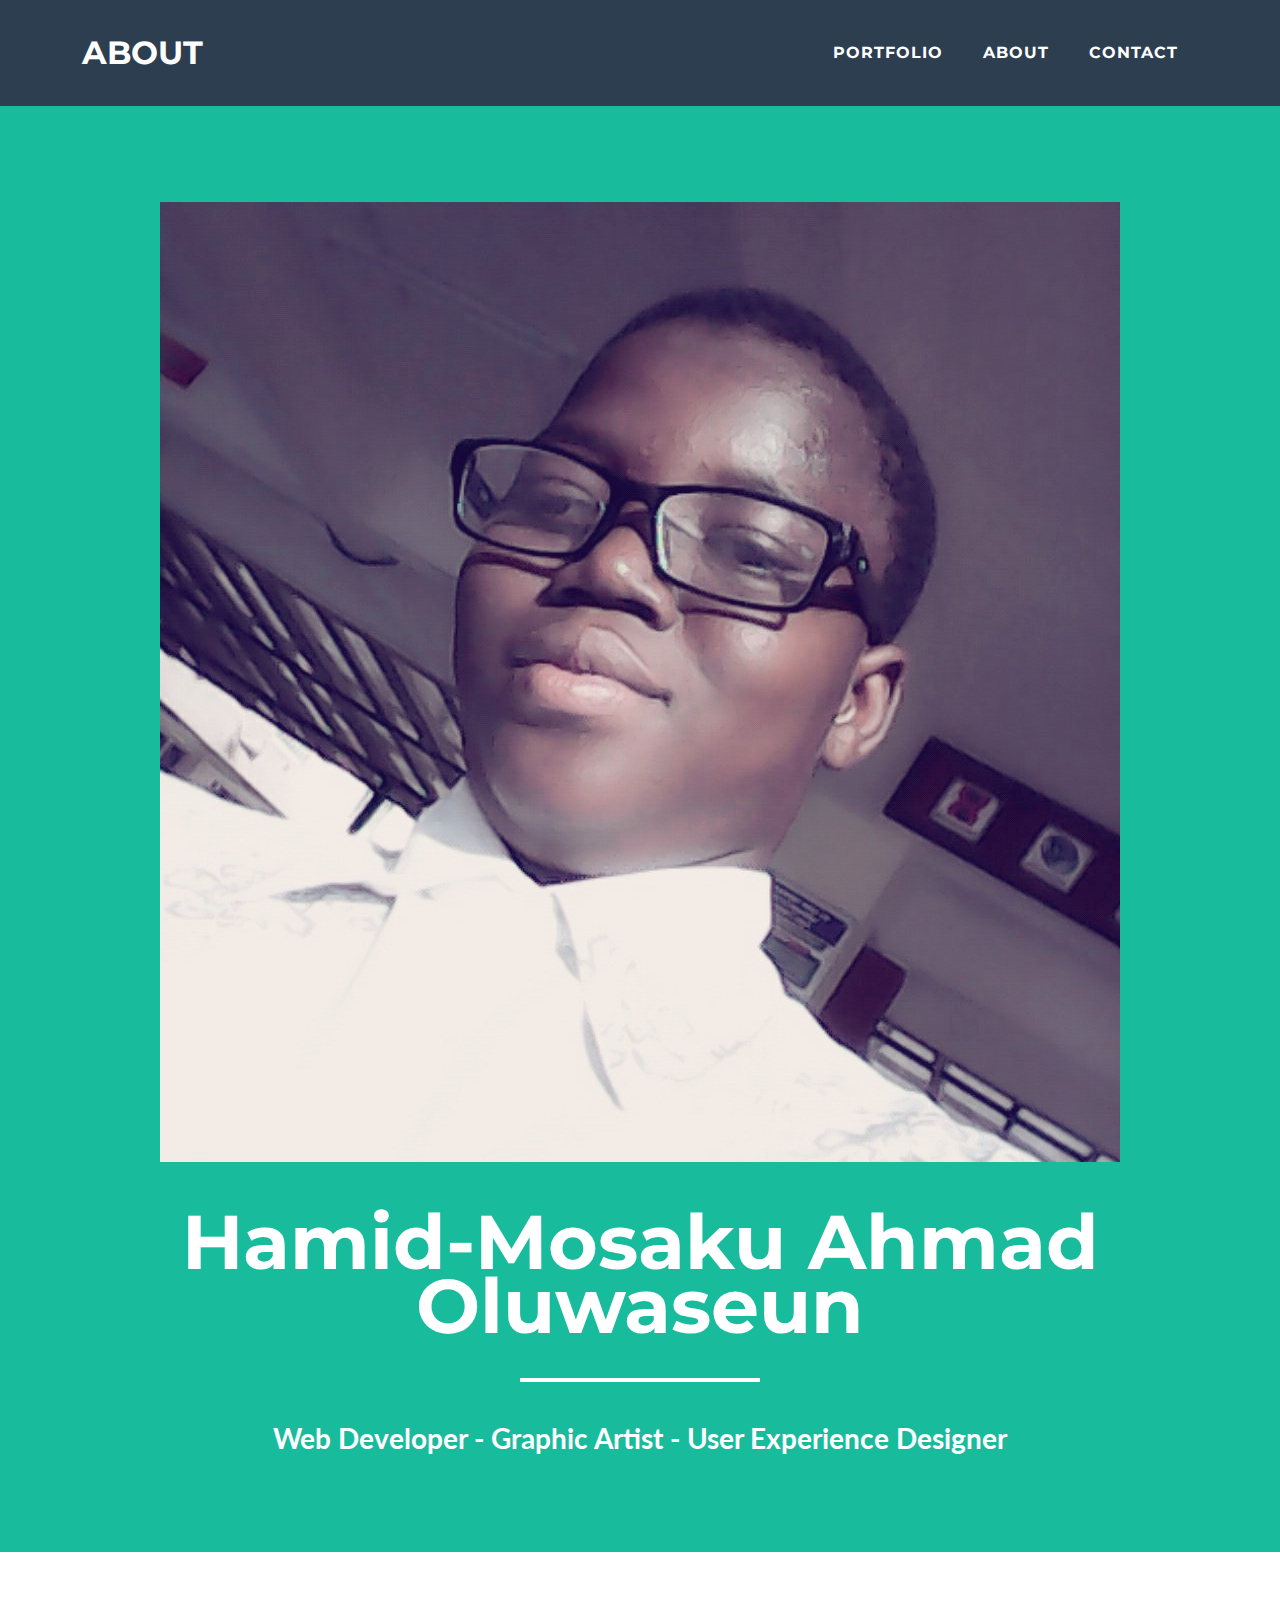
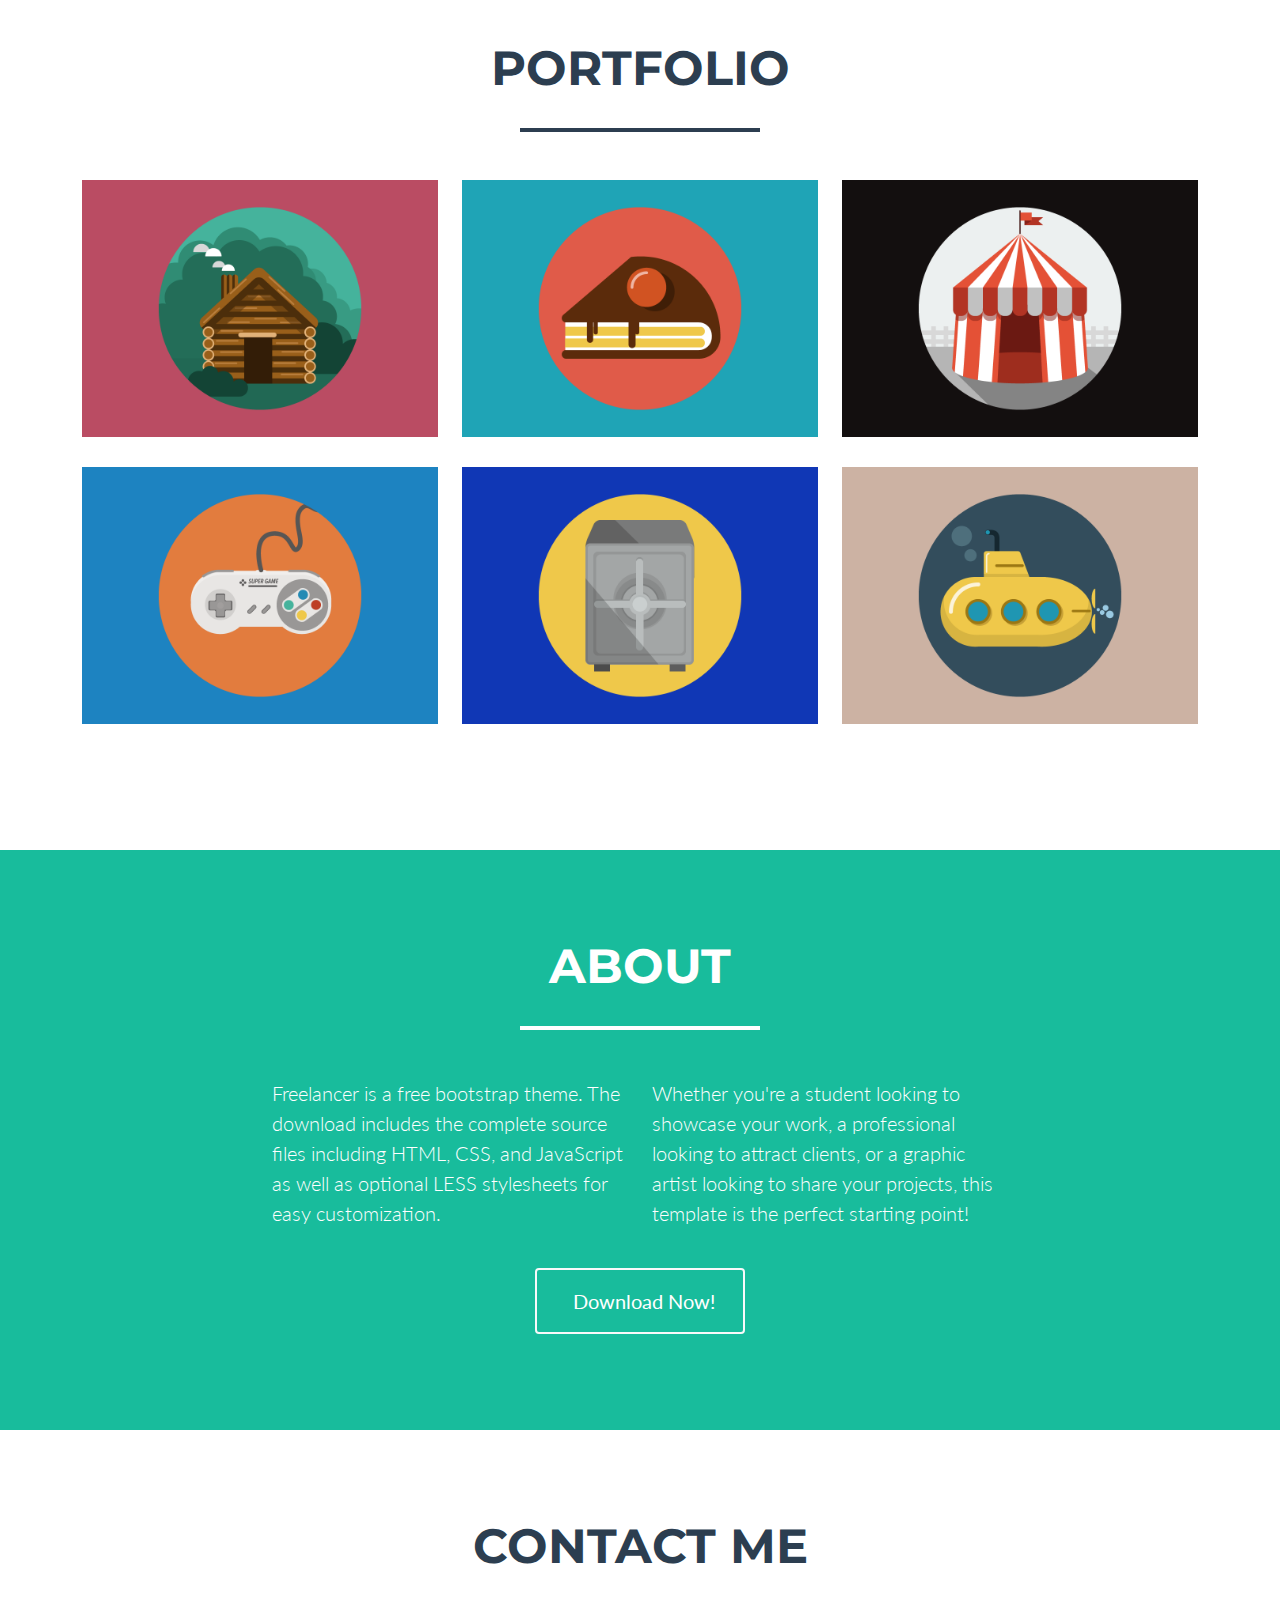
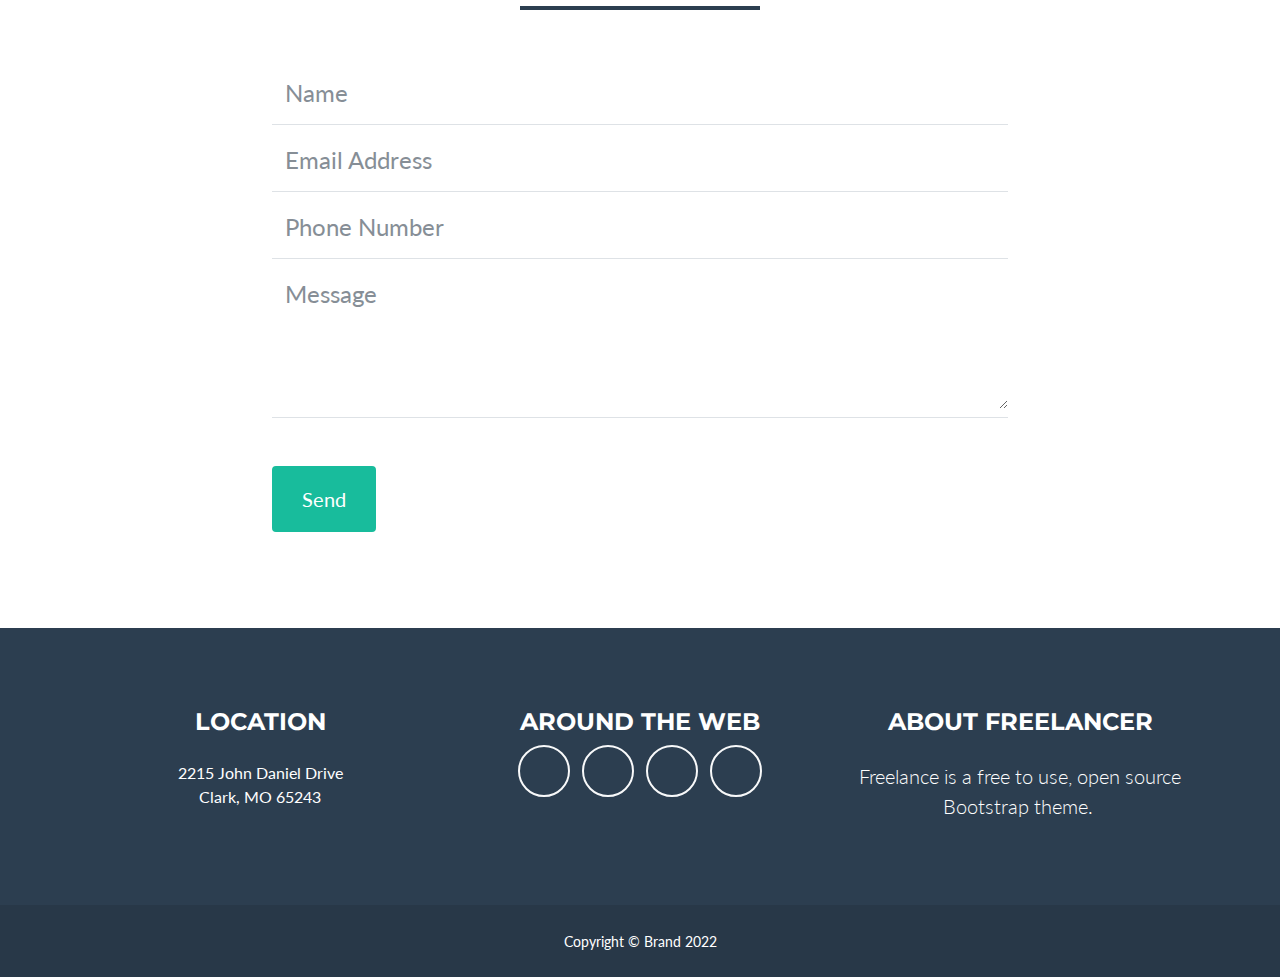
<file: Zuri Tasks/Task 7 Bootstrap/index.html>
<!DOCTYPE html>
<html>

<head>
    <meta charset="utf-8">
    <meta name="viewport" content="width=device-width, initial-scale=1.0, shrink-to-fit=no">
    <title>Zuri Task 6 </title>
    <link rel="stylesheet" href="assets/bootstrap/css/bootstrap.min.css">
    <link rel="stylesheet" href="https://fonts.googleapis.com/css?family=Montserrat:400,700">
    <link rel="stylesheet" href="https://fonts.googleapis.com/css?family=Lato:400,700,400italic,700italic">
</head>

<body id="page-top" data-bs-spy="scroll" data-bs-target="#mainNav" data-bs-offset="72">
    
    <nav class="navbar navbar-light navbar-expand-lg fixed-top bg-secondary text-uppercase" id="mainNav">
        <div class="container"><a class="navbar-brand" href="#page-top">About </a><button data-bs-toggle="collapse" data-bs-target="#navbarResponsive" class="navbar-toggler text-white bg-primary navbar-toggler-right text-uppercase rounded" aria-controls="navbarResponsive" aria-expanded="false" aria-label="Toggle navigation"><i class="fa fa-bars"></i></button>
            <div class="collapse navbar-collapse" id="navbarResponsive">
                <ul class="navbar-nav ms-auto">
                    <li class="nav-item mx-0 mx-lg-1"><a class="nav-link py-3 px-0 px-lg-3 rounded" href="#portfolio">Portfolio</a></li>
                    <li class="nav-item mx-0 mx-lg-1"><a class="nav-link py-3 px-0 px-lg-3 rounded" href="#about">About</a></li>
                    <li class="nav-item mx-0 mx-lg-1"><a class="nav-link py-3 px-0 px-lg-3 rounded" href="#contact">Contact</a></li>
                </ul>
            </div>
        </div>
    </nav>

    <header class="text-center text-white bg-primary masthead">
        <div class="container">
            <img class="img-fluid d-block mx-auto mb-5" src="C360_2016-02-18-17-12-10-658.jpg">
            <h1>Hamid-Mosaku Ahmad Oluwaseun </h1>
            <hr class="star-light">
            <h2 class="font-weight-light mb-0">Web Developer - Graphic Artist - User Experience Designer</h2>
        </div>
    </header>
    <section id="portfolio" class="portfolio">
        <div class="container">
            <h2 class="text-uppercase text-center text-secondary">Portfolio</h2>
            <hr class="star-dark mb-5">
            <div class="row">
                <div class="col-md-6 col-lg-4"><a class="d-block mx-auto portfolio-item" href="#portfolio-modal-1" data-bs-toggle="modal">
                        <div class="d-flex portfolio-item-caption position-absolute h-100 w-100">
                            <div class="text-center text-white my-auto portfolio-item-caption-content w-100"><i class="fa fa-search-plus fa-3x"></i></div>
                        </div><img class="img-fluid" src="assets/img/portfolio/cabin.png">
                    </a></div>
                <div class="col-md-6 col-lg-4"><a class="d-block mx-auto portfolio-item" href="#portfolio-modal-2" data-bs-toggle="modal">
                        <div class="d-flex portfolio-item-caption position-absolute h-100 w-100">
                            <div class="text-center text-white my-auto portfolio-item-caption-content w-100"><i class="fa fa-search-plus fa-3x"></i></div>
                        </div><img class="img-fluid" src="assets/img/portfolio/cake.png">
                    </a></div>
                <div class="col-md-6 col-lg-4"><a class="d-block mx-auto portfolio-item" href="#portfolio-modal-3" data-bs-toggle="modal">
                        <div class="d-flex portfolio-item-caption position-absolute h-100 w-100">
                            <div class="text-center text-white my-auto portfolio-item-caption-content w-100"><i class="fa fa-search-plus fa-3x"></i></div>
                        </div><img class="img-fluid" src="assets/img/portfolio/circus.png">
                    </a></div>
                <div class="col-md-6 col-lg-4"><a class="d-block mx-auto portfolio-item" href="#portfolio-modal-4" data-bs-toggle="modal">
                        <div class="d-flex portfolio-item-caption position-absolute h-100 w-100">
                            <div class="text-center text-white my-auto portfolio-item-caption-content w-100"><i class="fa fa-search-plus fa-3x"></i></div>
                        </div><img class="img-fluid" src="assets/img/portfolio/game.png">
                    </a></div>
                <div class="col-md-6 col-lg-4"><a class="d-block mx-auto portfolio-item" href="#portfolio-modal-5" data-bs-toggle="modal">
                        <div class="d-flex portfolio-item-caption position-absolute h-100 w-100">
                            <div class="text-center text-white my-auto portfolio-item-caption-content w-100"><i class="fa fa-search-plus fa-3x"></i></div>
                        </div><img class="img-fluid" src="assets/img/portfolio/safe.png">
                    </a></div>
                <div class="col-md-6 col-lg-4"><a class="d-block mx-auto portfolio-item" href="#portfolio-modal-6" data-bs-toggle="modal">
                        <div class="d-flex portfolio-item-caption position-absolute h-100 w-100">
                            <div class="text-center text-white my-auto portfolio-item-caption-content w-100"><i class="fa fa-search-plus fa-3x"></i></div>
                        </div><img class="img-fluid" src="assets/img/portfolio/submarine.png">
                    </a></div>
            </div>
        </div>
    </section>
    <section class="text-white bg-primary mb-0" id="about">
        <div class="container">
            <h2 class="text-uppercase text-center text-white">About</h2>
            <hr class="star-light mb-5">
            <div class="row">
                <div class="col-lg-4 ms-auto">
                    <p class="lead">Freelancer is a free bootstrap theme. The download includes the complete source files including HTML, CSS, and JavaScript as well as optional LESS stylesheets for easy customization.</p>
                </div>
                <div class="col-lg-4 me-auto">
                    <p class="lead">Whether you're a student looking to showcase your work, a professional looking to attract clients, or a graphic artist looking to share your projects, this template is the perfect starting point!</p>
                </div>
            </div>
            <div class="text-center mt-4"><a class="btn btn-outline-light btn-xl" role="button" href="#"><i class="fa fa-download me-2"></i><span>Download Now!</span></a></div>
        </div>
    </section>
    <section id="contact">
        <div class="container">
            <h2 class="text-uppercase text-center text-secondary mb-0">Contact Me</h2>
            <hr class="star-dark mb-5">
            <div class="row">
                <div class="col-lg-8 mx-auto">
                    <form id="contactForm" name="sentMessage" novalidate="novalidate">
                        <div class="control-group">
                            <div class="mb-0 form-floating controls pb-2"><input class="form-control" type="text" id="name" required="" placeholder="Name"><label class="form-label">Name</label><small class="form-text text-danger help-block"></small></div>
                        </div>
                        <div class="control-group">
                            <div class="mb-0 form-floating controls pb-2"><input class="form-control" type="email" id="email" required="" placeholder="Email Address"><label class="form-label">Email Address</label><small class="form-text text-danger help-block"></small></div>
                        </div>
                        <div class="control-group">
                            <div class="mb-0 form-floating controls pb-2"><input class="form-control" type="tel" id="phone" required="" placeholder="Phone Number"><label class="form-label">Phone Number</label><small class="form-text text-danger help-block"></small></div>
                        </div>
                        <div class="control-group">
                            <div class="mb-5 form-floating controls pb-2"><textarea class="form-control" id="message" required="" placeholder="Message" style="height: 150px;"></textarea><label class="form-label">Message</label><small class="form-text text-danger help-block"></small></div>
                        </div>
                        <div id="success"></div>
                        <div><button class="btn btn-primary btn-xl" id="sendMessageButton" type="submit">Send</button></div>
                    </form>
                </div>
            </div>
        </div>
    </section>
    <footer class="text-center footer">
        <div class="container">
            <div class="row">
                <div class="col-md-4 mb-5 mb-lg-0">
                    <h4 class="text-uppercase mb-4">Location</h4>
                    <p>2215 John Daniel Drive<br>Clark, MO 65243</p>
                </div>
                <div class="col-md-4 mb-5 mb-lg-0">
                    <h4 class="text-uppercase">Around the Web</h4>
                    <ul class="list-inline">
                        <li class="list-inline-item"><a class="btn btn-outline-light text-center btn-social rounded-circle" role="button" href="#"><i class="fa fa-facebook fa-fw"></i></a></li>
                        <li class="list-inline-item"><a class="btn btn-outline-light text-center btn-social rounded-circle" role="button" href="#"><i class="fa fa-google-plus fa-fw"></i></a></li>
                        <li class="list-inline-item"><a class="btn btn-outline-light text-center btn-social rounded-circle" role="button" href="#"><i class="fa fa-twitter fa-fw"></i></a></li>
                        <li class="list-inline-item"><a class="btn btn-outline-light text-center btn-social rounded-circle" role="button" href="#"><i class="fa fa-dribbble fa-fw"></i></a></li>
                    </ul>
                </div>
                <div class="col-md-4">
                    <h4 class="text-uppercase mb-4">About Freelancer</h4>
                    <p class="lead mb-0"><span>Freelance is a free to use, open source Bootstrap theme.&nbsp;</span></p>
                </div>
            </div>
        </div>
    </footer>
    <div class="text-center text-white copyright py-4">
        <div class="container"><small>Copyright ©&nbsp;Brand 2022</small></div>
    </div>
    <div class="d-lg-none scroll-to-top position-fixed rounded"><a class="text-center d-block rounded text-white" href="#page-top"><i class="fa fa-chevron-up"></i></a></div>
    <div class="modal text-center" role="dialog" tabindex="-1" id="portfolio-modal-1">
        <div class="modal-dialog modal-lg" role="document">
            <div class="modal-content">
                <div class="modal-header"><button type="button" class="btn-close" data-bs-dismiss="modal" aria-label="Close"></button></div>
                <div class="modal-body">
                    <div class="container text-center">
                        <div class="row">
                            <div class="col-lg-8 mx-auto">
                                <h2 class="text-uppercase text-secondary mb-0">Project Name</h2>
                                <hr class="star-dark mb-5"><img class="img-fluid mb-5" src="assets/img/portfolio/cabin.png">
                                <p class="mb-5">Lorem ipsum dolor sit amet, consectetur adipisicing elit. Mollitia neque assumenda ipsam nihil, molestias magnam, recusandae quos quis inventore quisquam velit asperiores, vitae? Reprehenderit soluta, eos quod consequuntur itaque. Nam.</p>
                            </div>
                        </div>
                    </div>
                </div>
                <div class="modal-footer pb-5"><a class="btn btn-primary btn-lg mx-auto rounded-pill portfolio-modal-dismiss" role="button" data-bs-dismiss="modal"><i class="fa fa-close"></i>&nbsp;Close Project</a></div>
            </div>
        </div>
    </div>
    <div class="modal text-center" role="dialog" tabindex="-1" id="portfolio-modal-2">
        <div class="modal-dialog modal-lg" role="document">
            <div class="modal-content">
                <div class="modal-header"><button type="button" class="btn-close" data-bs-dismiss="modal" aria-label="Close"></button></div>
                <div class="modal-body">
                    <div class="container text-center">
                        <div class="row">
                            <div class="col-lg-8 mx-auto">
                                <h2 class="text-uppercase text-secondary mb-0">Project Name</h2>
                                <hr class="star-dark mb-5"><img class="img-fluid mb-5" src="assets/img/portfolio/cake.png">
                                <p class="mb-5">Lorem ipsum dolor sit amet, consectetur adipisicing elit. Mollitia neque assumenda ipsam nihil, molestias magnam, recusandae quos quis inventore quisquam velit asperiores, vitae? Reprehenderit soluta, eos quod consequuntur itaque. Nam.</p>
                            </div>
                        </div>
                    </div>
                </div>
                <div class="modal-footer pb-5"><a class="btn btn-primary btn-lg mx-auto rounded-pill portfolio-modal-dismiss" role="button" data-bs-dismiss="modal"><i class="fa fa-close"></i>&nbsp;Close Project</a></div>
            </div>
        </div>
    </div>
    <div class="modal text-center" role="dialog" tabindex="-1" id="portfolio-modal-3">
        <div class="modal-dialog modal-lg" role="document">
            <div class="modal-content">
                <div class="modal-header"><button type="button" class="btn-close" data-bs-dismiss="modal" aria-label="Close"></button></div>
                <div class="modal-body">
                    <div class="container text-center">
                        <div class="row">
                            <div class="col-lg-8 mx-auto">
                                <h2 class="text-uppercase text-secondary mb-0">Project Name</h2>
                                <hr class="star-dark mb-5"><img class="img-fluid mb-5" src="assets/img/portfolio/circus.png">
                                <p class="mb-5">Lorem ipsum dolor sit amet, consectetur adipisicing elit. Mollitia neque assumenda ipsam nihil, molestias magnam, recusandae quos quis inventore quisquam velit asperiores, vitae? Reprehenderit soluta, eos quod consequuntur itaque. Nam.</p>
                            </div>
                        </div>
                    </div>
                </div>
                <div class="modal-footer pb-5"><a class="btn btn-primary btn-lg mx-auto rounded-pill portfolio-modal-dismiss" role="button" data-bs-dismiss="modal"><i class="fa fa-close"></i>&nbsp;Close Project</a></div>
            </div>
        </div>
    </div>
    <div class="modal text-center" role="dialog" tabindex="-1" id="portfolio-modal-4">
        <div class="modal-dialog modal-lg" role="document">
            <div class="modal-content">
                <div class="modal-header"><button type="button" class="btn-close" data-bs-dismiss="modal" aria-label="Close"></button></div>
                <div class="modal-body">
                    <div class="container text-center">
                        <div class="row">
                            <div class="col-lg-8 mx-auto">
                                <h2 class="text-uppercase text-secondary mb-0">Project Name</h2>
                                <hr class="star-dark mb-5"><img class="img-fluid mb-5" src="assets/img/portfolio/game.png">
                                <p class="mb-5">Lorem ipsum dolor sit amet, consectetur adipisicing elit. Mollitia neque assumenda ipsam nihil, molestias magnam, recusandae quos quis inventore quisquam velit asperiores, vitae? Reprehenderit soluta, eos quod consequuntur itaque. Nam.</p>
                            </div>
                        </div>
                    </div>
                </div>
                <div class="modal-footer pb-5"><a class="btn btn-primary btn-lg mx-auto rounded-pill portfolio-modal-dismiss" role="button" data-bs-dismiss="modal"><i class="fa fa-close"></i>&nbsp;Close Project</a></div>
            </div>
        </div>
    </div>
    <div class="modal text-center" role="dialog" tabindex="-1" id="portfolio-modal-5">
        <div class="modal-dialog modal-lg" role="document">
            <div class="modal-content">
                <div class="modal-header"><button type="button" class="btn-close" data-bs-dismiss="modal" aria-label="Close"></button></div>
                <div class="modal-body">
                    <div class="container text-center">
                        <div class="row">
                            <div class="col-lg-8 mx-auto">
                                <h2 class="text-uppercase text-secondary mb-0">Project Name</h2>
                                <hr class="star-dark mb-5"><img class="img-fluid mb-5" src="assets/img/portfolio/safe.png">
                                <p class="mb-5">Lorem ipsum dolor sit amet, consectetur adipisicing elit. Mollitia neque assumenda ipsam nihil, molestias magnam, recusandae quos quis inventore quisquam velit asperiores, vitae? Reprehenderit soluta, eos quod consequuntur itaque. Nam.</p>
                            </div>
                        </div>
                    </div>
                </div>
                <div class="modal-footer pb-5"><a class="btn btn-primary btn-lg mx-auto rounded-pill portfolio-modal-dismiss" role="button" data-bs-dismiss="modal"><i class="fa fa-close"></i>&nbsp;Close Project</a></div>
            </div>
        </div>
    </div>
    <div class="modal text-center" role="dialog" tabindex="-1" id="portfolio-modal-6">
        <div class="modal-dialog modal-lg" role="document">
            <div class="modal-content">
                <div class="modal-header"><button type="button" class="btn-close" data-bs-dismiss="modal" aria-label="Close"></button></div>
                <div class="modal-body">
                    <div class="container text-center">
                        <div class="row">
                            <div class="col-lg-8 mx-auto">
                                <h2 class="text-uppercase text-secondary mb-0">Project Name</h2>
                                <hr class="star-dark mb-5"><img class="img-fluid mb-5" src="assets/img/portfolio/submarine.png">
                                <p class="mb-5">Lorem ipsum dolor sit amet, consectetur adipisicing elit. Mollitia neque assumenda ipsam nihil, molestias magnam, recusandae quos quis inventore quisquam velit asperiores, vitae? Reprehenderit soluta, eos quod consequuntur itaque. Nam.</p>
                            </div>
                        </div>
                    </div>
                </div>
                <div class="modal-footer pb-5"><a class="btn btn-primary btn-lg mx-auto rounded-pill portfolio-modal-dismiss" role="button" data-bs-dismiss="modal"><i class="fa fa-close"></i>&nbsp;Close Project</a></div>
            </div>
        </div>
    </div>
    <script src="assets/bootstrap/js/bootstrap.min.js"></script>
    <script src="assets/js/freelancer.js"></script>
</body>

</html>
</file>
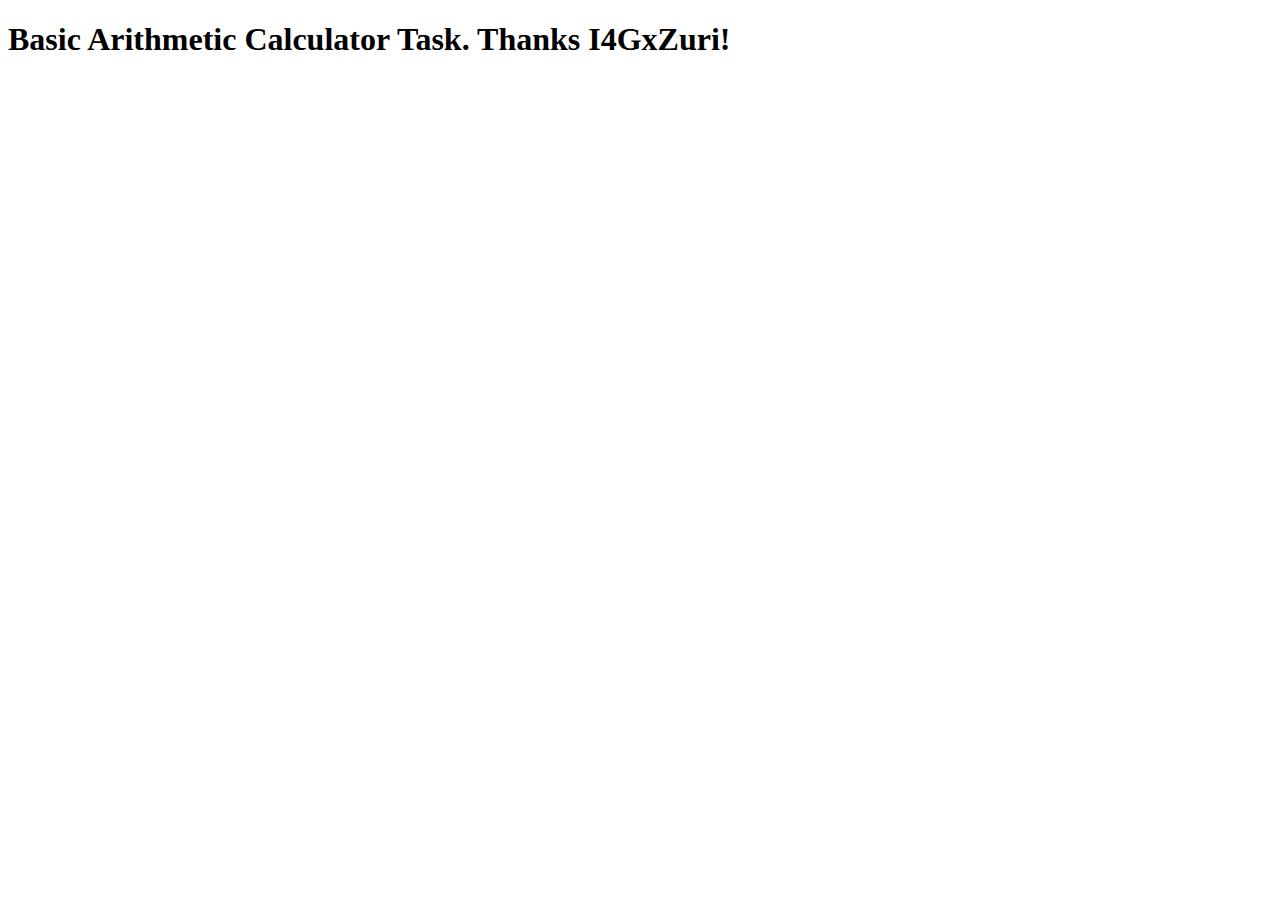
<file: Zuri Tasks/Task 9/index.html>
<!DOCTYPE html>
<html>
    <body>
        <header>
            <h1>
                Basic Arithmetic Calculator Task. Thanks I4GxZuri!</h1>
        </header>
        <main></main>
        <footer></footer>
        <script src="Task 9B.js"></script>
    </body>
</html>
</file>
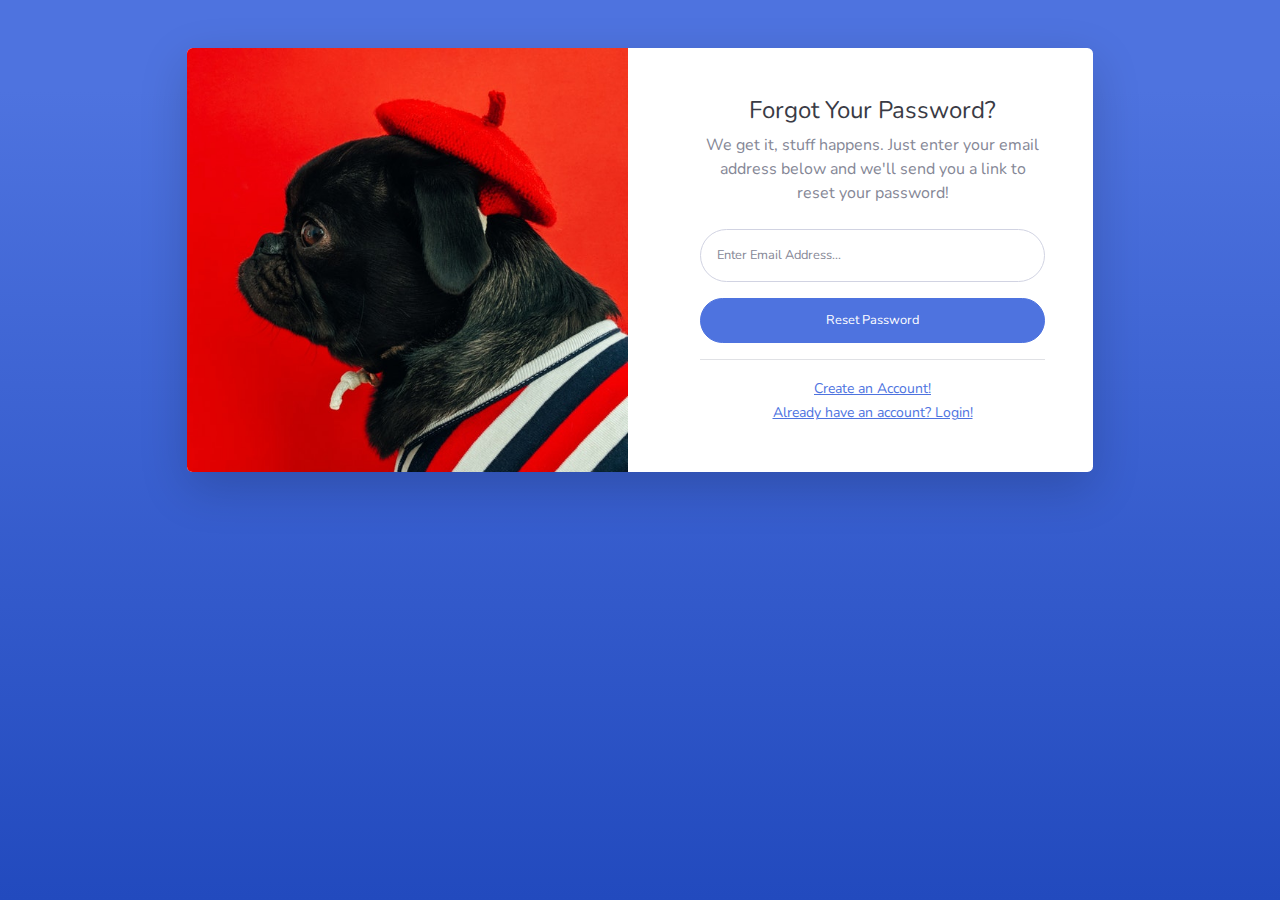
<file: Zuri Tasks/My Landing Page/forgot-password.html>
<!DOCTYPE html><html><head><meta charset="utf-8"><meta name="viewport" content="width=device-width, initial-scale=1.0, shrink-to-fit=no"><title>Forgotten Password - Brand</title><link rel="stylesheet" href="assets/bootstrap/css/bootstrap.min.css"><link rel="stylesheet" href="https://fonts.googleapis.com/css?family=Nunito:200,200i,300,300i,400,400i,600,600i,700,700i,800,800i,900,900i"><link rel="stylesheet" href="assets/fonts/fontawesome-all.min.css"><link rel="stylesheet" href="assets/fonts/font-awesome.min.css"><link rel="stylesheet" href="assets/fonts/fontawesome5-overrides.min.css"></head><body class="bg-gradient-primary"><div class="container"><div class="row justify-content-center"><div class="col-md-9 col-lg-12 col-xl-10"><div class="card shadow-lg o-hidden border-0 my-5"><div class="card-body p-0"><div class="row"><div class="col-lg-6 d-none d-lg-flex"><div class="flex-grow-1 bg-password-image" style="background-image: url(&quot;assets/img/dogs/image1.jpeg&quot;);"></div></div><div class="col-lg-6"><div class="p-5"><div class="text-center"><h4 class="text-dark mb-2">Forgot Your Password?</h4><p class="mb-4">We get it, stuff happens. Just enter your email address below and we'll send you a link to reset your password!</p></div><form class="user"><div class="mb-3"><input class="form-control form-control-user" type="email" id="exampleInputEmail" aria-describedby="emailHelp" placeholder="Enter Email Address..." name="email"></div><button class="btn btn-primary d-block btn-user w-100" type="submit">Reset Password</button></form><div class="text-center"><hr><a class="small" href="register.html">Create an Account!</a></div><div class="text-center"><a class="small" href="login.html">Already have an account? Login!</a></div></div></div></div></div></div></div></div></div><script src="assets/bootstrap/js/bootstrap.min.js"></script><script src="assets/js/script.min.js"></script></body></html>
</file>
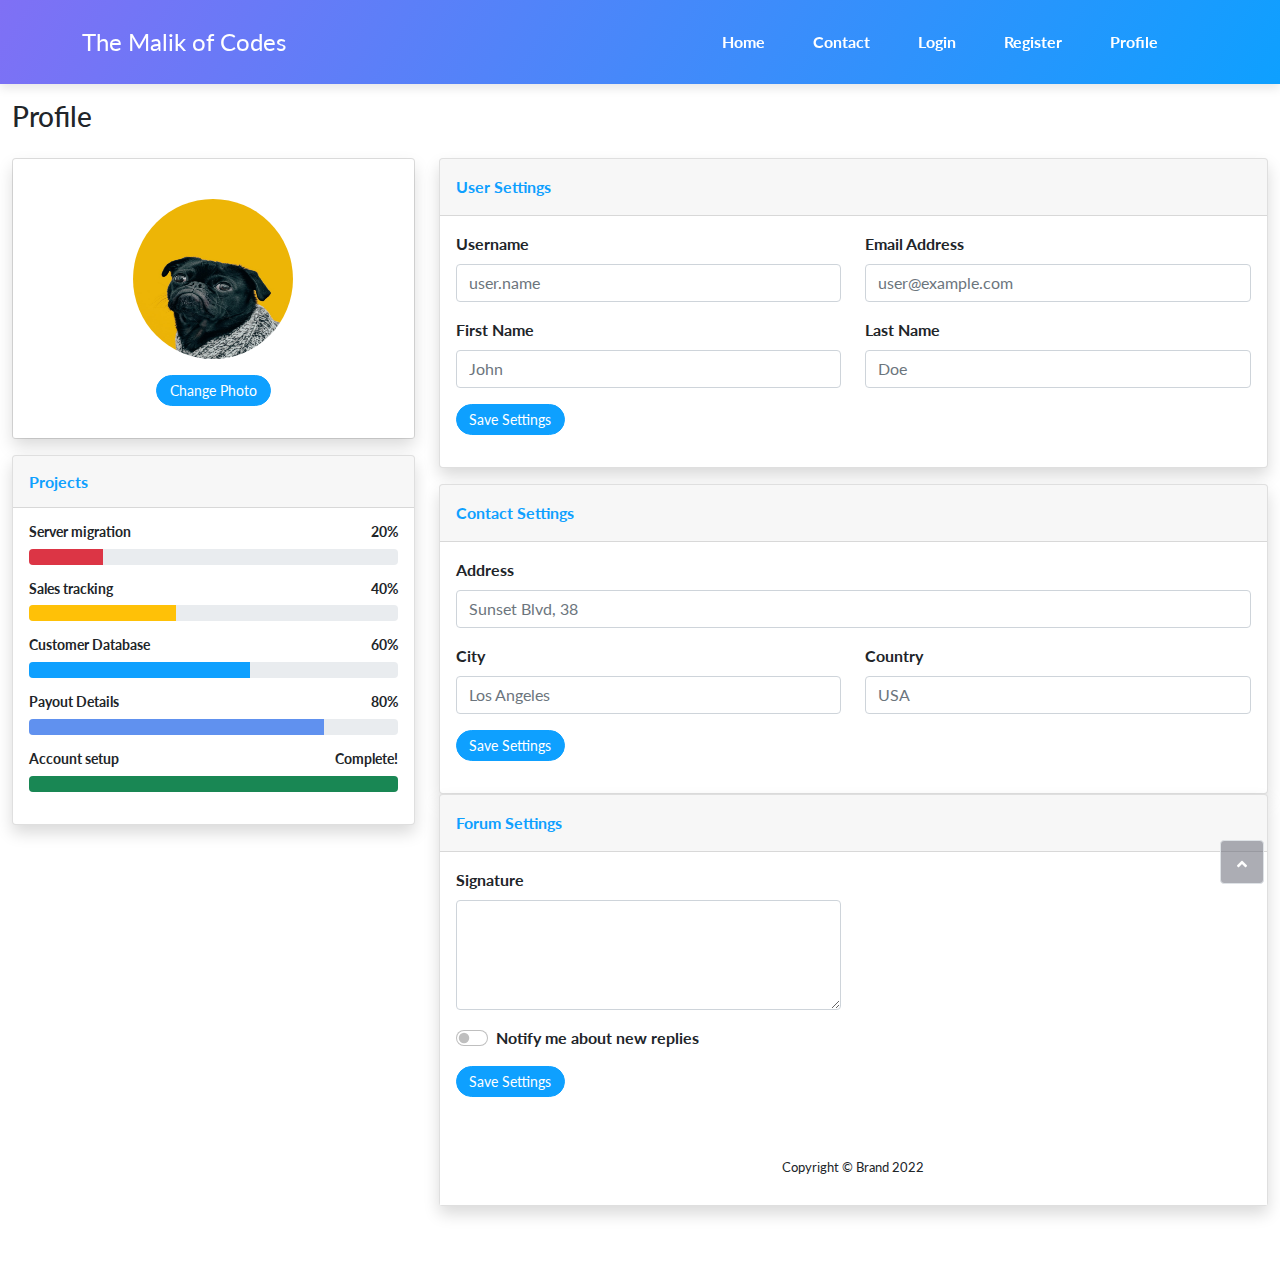
<file: Zuri Tasks/My Landing Page/profile.html>
<!DOCTYPE html>

<html>

<head>
	<meta charset="utf-8">
	<meta name="viewport" content="width=device-width, initial-scale=1.0, shrink-to-fit=no">
	<title>Profile - Brand</title>
	<link rel="stylesheet" href="assets/bootstrap/css/bootstrap.min.css">
	<link rel="stylesheet" href="assets1/bootstrap/css/bootstrap.min.css">
	<link rel="stylesheet" href="https://fonts.googleapis.com/css?family=Nunito:200,200i,300,300i,400,400i,600,600i,700,700i,800,800i,900,900i">
	<link rel="stylesheet" href="assets/fonts/fontawesome-all.min.css">
	<link rel="stylesheet" href="assets/fonts/font-awesome.min.css">
	<link rel="stylesheet" href="assets/fonts/fontawesome5-overrides.min.css">
</head>

<body id="page-top">
	<div id="wrapper">
		<nav class="navbar navbar-dark navbar-expand-lg fixed-top bg-white portfolio-navbar gradient">
			<div class="container">
				<a class="navbar-brand logo" href="#">The Malik of Codes</a>
				<button data-bs-toggle="collapse" class="navbar-toggler" data-bs-target="#navbarNav">
					<span class="visually-hidden">Toggle navigation</span>
					<span class="navbar-toggler-icon"></span>
				</button>
				<div class="collapse navbar-collapse" id="navbarNav">
					<ul class="navbar-nav ms-auto">
						<li class="nav-item">
							<a class="nav-link active" href="index.html">Home</a>
						</li>
						<li class="nav-item">
							<a class="nav-link" href="contact.html">Contact</a>
						</li>
						<li class="nav-item">
							<a class="nav-link" href="login.html">Login</a>
						</li>
						<li class="nav-item">
							<a class="nav-link" href="register.html">Register</a>
						</li>
						<li class="nav-item">
							<a class="nav-link" href="profile.html">Profile</a>
						</li>
					</ul>
				</div>
			</div>
		</nav>
	</div>
	<div class="dropdown-menu shadow dropdown-menu-end animated--grow-in">
		<a class="dropdown-item" href="#"><i class="fas fa-user fa-sm fa-fw me-2 text-gray-400"></i>&nbsp;Profile</a>
		<a class="dropdown-item" href="#"><i class="fas fa-cogs fa-sm fa-fw me-2 text-gray-400"></i>&nbsp;Settings</a>
		<a class="dropdown-item" href="#"><i class="fas fa-list fa-sm fa-fw me-2 text-gray-400"></i>&nbsp;Activity log</a>
		<div class="dropdown-divider"></div>
		<a class="dropdown-item" href="#"><i class="fas fa-sign-out-alt fa-sm fa-fw me-2 text-gray-400"></i>&nbsp;Logout</a>
	</div>
	<div class="container-fluid" style="margin-top: 100px;">
		<h3 class="text-dark mb-4">Profile</h3>
		<div class="row mb-3">
			<div class="col-lg-4">
				<div class="card mb-3">
					<div class="card-body text-center shadow">
						<img class="rounded-circle mb-3 mt-4" src="assets/img/dogs/image2.jpeg" width="160" height="160">
						<div class="mb-3">
							<button class="btn btn-primary btn-sm" type="button">Change Photo</button>
						</div>
					</div>
				</div>
				<div class="card shadow mb-4">
					<div class="card-header py-3">
						<h6 class="text-primary fw-bold m-0">Projects</h6>
					</div>
					<div class="card-body">
						<h4 class="small fw-bold">Server migration<span class="float-end">20%</span></h4>
						<div class="progress progress-sm mb-3">
							<div class="progress-bar bg-danger" aria-valuenow="20" aria-valuemin="0" aria-valuemax="100" style="width: 20%;">
								<span class="visually-hidden">20%</span>
							</div>
						</div>
						<h4 class="small fw-bold">Sales tracking<span class="float-end">40%</span></h4>
						<div class="progress progress-sm mb-3">
							<div class="progress-bar bg-warning" aria-valuenow="40" aria-valuemin="0" aria-valuemax="100" style="width: 40%;">
								<span class="visually-hidden">40%</span>
							</div>
						</div>
						<h4 class="small fw-bold">Customer Database<span class="float-end">60%</span></h4>
						<div class="progress progress-sm mb-3">
							<div class="progress-bar bg-primary" aria-valuenow="60" aria-valuemin="0" aria-valuemax="100" style="width: 60%;">
								<span class="visually-hidden">60%</span>
							</div>
					</div>
					<h4 class="small fw-bold">Payout Details<span class="float-end">80%</span></h4>
					<div class="progress progress-sm mb-3">
						<div class="progress-bar bg-info" aria-valuenow="80" aria-valuemin="0" aria-valuemax="100" style="width: 80%;">
							<span class="visually-hidden">80%</span>
						</div>
					</div>
					<h4 class="small fw-bold">Account setup<span class="float-end">Complete!</span></h4>
					<div class="progress progress-sm mb-3">
						<div class="progress-bar bg-success" aria-valuenow="100" aria-valuemin="0" aria-valuemax="100" style="width: 100%;">
							<span class="visually-hidden">100%</span>
						</div>
					</div>
				</div>
			</div>
		</div>
		<div class="col-lg-8">
			<div class="row mb-3 d-none">
				<div class="col">
					<div class="card textwhite bg-primary text-white shadow">
						<div class="card-body">
							<div class="row mb-2">
								<div class="col">
									<p class="m-0">Performance</p>
									<p class="m-0"><strong>65.2%</strong></p>
								</div>
								<div class="col-auto">
									<i class="fas fa-rocket fa-2x"></i>
								</div>
							</div>
							<p class="text-white-50 small m-0">
								<i class="fas fa-arrow-up"></i>&nbsp;5% since last month
							</p>
						</div>
					</div>
				</div>
				<div class="col"><div class="card textwhite bg-success text-white shadow">
					<div class="card-body"><div class="row mb-2">
						<div class="col">
							<p class="m-0">Performance</p>
							<p class="m-0"><strong>65.2%</strong></p>
						</div>
						<div class="col-auto">
							<i class="fas fa-rocket fa-2x"></i>
						</div>
					</div>
					<p class="text-white-50 small m-0">
						<i class="fas fa-arrow-up"></i>&nbsp;5% since last month
					</p>
				</div>
			</div>
		</div>
	</div>
	<div class="row">
		<div class="col">
			<div class="card shadow mb-3">
				<div class="card-header py-3">
					<p class="text-primary m-0 fw-bold">User Settings</p>
				</div>
				<div class="card-body">
					<form>
						<div class="row">
						<div class="col">
							<div class="mb-3">
								<label class="form-label" for="username"><strong>Username</strong></label>
								<input class="form-control" type="text" id="username" placeholder="user.name" name="username">
							</div>
						</div>
						<div class="col">
							<div class="mb-3">
								<label class="form-label" for="email"><strong>Email Address</strong></label>
								<input class="form-control" type="email" id="email" placeholder="user@example.com" name="email">
							</div>
						</div>
					</div>
					<div class="row">
						<div class="col"><div class="mb-3">
							<label class="form-label" for="first_name"><strong>First Name</strong></label>
							<input class="form-control" type="text" id="first_name" placeholder="John" name="first_name">
						</div>
					</div>
					<div class="col">
						<div class="mb-3">
							<label class="form-label" for="last_name"><strong>Last Name</strong></label>
							<input class="form-control" type="text" id="last_name" placeholder="Doe" name="last_name">
						</div>
					</div>
				</div>
				<div class="mb-3">
					<button class="btn btn-primary btn-sm" type="submit">Save&nbsp;Settings</button>
				</div>
			</form>
		</div>
	</div>
	<div class="card shadow">
		<div class="card-header py-3">
			<p class="text-primary m-0 fw-bold">Contact Settings</p>
		</div>
		<div class="card-body">
			<form>
				<div class="mb-3">
					<label class="form-label" for="address"><strong>Address</strong></label>
					<input class="form-control" type="text" id="address" placeholder="Sunset Blvd, 38" name="address">
				</div>
				<div class="row">
					<div class="col">
						<div class="mb-3">
							<label class="form-label" for="city"><strong>City</strong></label>
							<input class="form-control" type="text" id="city" placeholder="Los Angeles" name="city">
						</div>
					</div>
					<div class="col">
						<div class="mb-3">
							<label class="form-label" for="country"><strong>Country</strong></label>
							<input class="form-control" type="text" id="country" placeholder="USA" name="country">
						</div>
					</div>
				</div>
				<div class="mb-3">
					<button class="btn btn-primary btn-sm" type="submit">Save&nbsp;Settings</button>
				</div>
			</form>
		</div>
	</div>
	<div class="card shadow mb-5">
		<div class="card-header py-3">
			<p class="text-primary m-0 fw-bold">Forum Settings</p>
		</div>
		<div class="card-body">
			<div class="row"><div class="col-md-6">
				<form>
					<div class="mb-3">
						<label class="form-label" for="signature"><strong>Signature</strong><br></label><textarea class="form-control" id="signature" rows="4" name="signature"></textarea>
					</div>
					<div class="mb-3">
						<div class="form-check form-switch">
							<input class="form-check-input" type="checkbox" id="formCheck-1">
							<label class="form-check-label" for="formCheck-1"><strong>Notify me about new replies</strong></label>
						</div>
					</div>
					<div class="mb-3"><button class="btn btn-primary btn-sm" type="submit">Save Settings</button>
					</div>
				</form>
			</div>
		</div>
	</div>
	<footer class="bg-white sticky-footer">
		<div class="container my-auto">
			<div class="text-center my-auto copyright"><span>Copyright © Brand 2022</span>
			</div>
		</div>
	</footer>
	<a class="border rounded d-inline scroll-to-top" href="#page-top"><i class="fas fa-angle-up"></i></a>
	<script src="assets/bootstrap/js/bootstrap.min.js"></script>
	<script src="assets/js/script.min.js"></script>
</body>

</html>
</file>
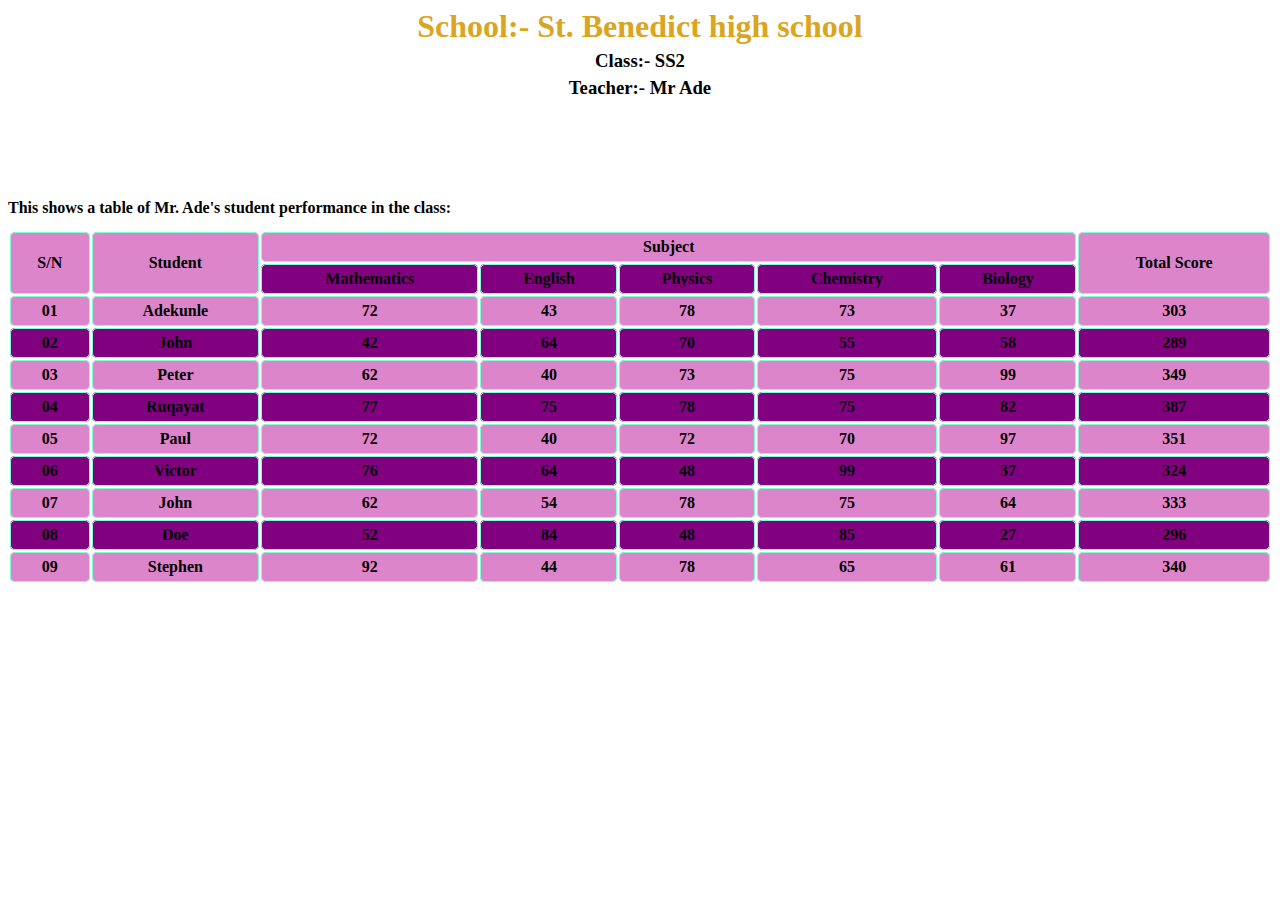
<file: Zuri Tasks/Task 6/Task 6.html>
<!DOCTYPE html>
<html lang="en">

    <head>
    <meta charset="UTF-8">
    <meta http-equiv="X-UA-Compatible" content="IE=edge">
    <meta name="viewport" content="width=device-width, initial-scale=1.0">
        <title>Task 6</title>
        <link rel="stylesheet" type="text/css" href="stylesheet.css">
    </head>

    <body>
        <h1>School:- St. Benedict high school </h1>
        <h3>Class:- SS2</h3>
        <h3> Teacher:- Mr Ade</h3>

        <h4> This shows a table of Mr. Ade's student performance in the class:</h4>

        <table width="100%" border="0">
            <thead>
                <tr>
                    <th rowspan="2">S/N</th>
                    <th rowspan="2">Student</th>
                    <th colspan="5">Subject</th>
                    <th rowspan="2" colspan="2">Total Score</th>
                </tr>

                <tr>
                    <th>Mathematics</th>
                    <th>English</th>
                    <th>Physics</th>
                    <th>Chemistry</th>
                    <th>Biology</th>
                </tr>
            </thead>

            <tbody>
                <tr>
                    <th>01</th>
                    <th>Adekunle</th>
                    <th>72</th>
                    <th>43</th>
                    <th>78</th>
                    <th>73</th>
                    <th>37</th>
                    <th>303</th>
                </tr>

                <tr>
                    <th>02</th>
                    <th>John</th>
                    <th>42</th>
                    <th>64</th>
                    <th>70</th>
                    <th>55</th>
                    <th>58</th>
                    <th>289</th>
                </tr>

                <tr>
                    <th>03</th>
                    <th>Peter</th>
                    <th>62</th>
                    <th>40</th>
                    <th>73</th>
                    <th>75</th>
                    <th>99</th>
                    <th>349</th>
                </tr>

                <tr>
                    <th>04</th>
                    <th>Ruqayat</th>
                    <th>77</th>
                    <th>75</th>
                    <th>78</th>
                    <th>75</th>
                    <th>82</th>
                    <th>387</th>
                </tr>

                <tr>
                    <th>05</th>
                    <th>Paul</th>
                    <th>72</th>
                    <th>40</th>
                    <th>72</th>
                    <th>70</th>
                    <th>97</th>
                    <th>351</th>
                </tr>

                <tr>
                    <th>06</th>
                    <th>Victor</th>
                    <th>76</th>
                    <th>64</th>
                    <th>48</th>
                    <th>99</th>
                    <th>37</th>
                    <th>324</th>
                </tr>

                <tr>
                    <th>07</th>
                    <th>John</th>
                    <th>62</th>
                    <th>54</th>
                    <th>78</th>
                    <th>75</th>
                    <th>64</th>
                    <th>333</th>
                </tr>

                <tr>
                    <th>08</th>
                    <th>Doe</th>
                    <th>52</th>
                    <th>84</th>
                    <th>48</th>
                    <th>85</th>
                    <th>27</th>
                    <th>296</th>
                </tr>

                <tr>
                    <th>09</th>
                    <th>Stephen</th>
                    <th>92</th>
                    <th>44</th>
                    <th>78</th>
                    <th>65</th>
                    <th>61</th>
                    <th>340</th>
                </tr>
            </tbody>

        </table>

    </body>

</html>
</file>
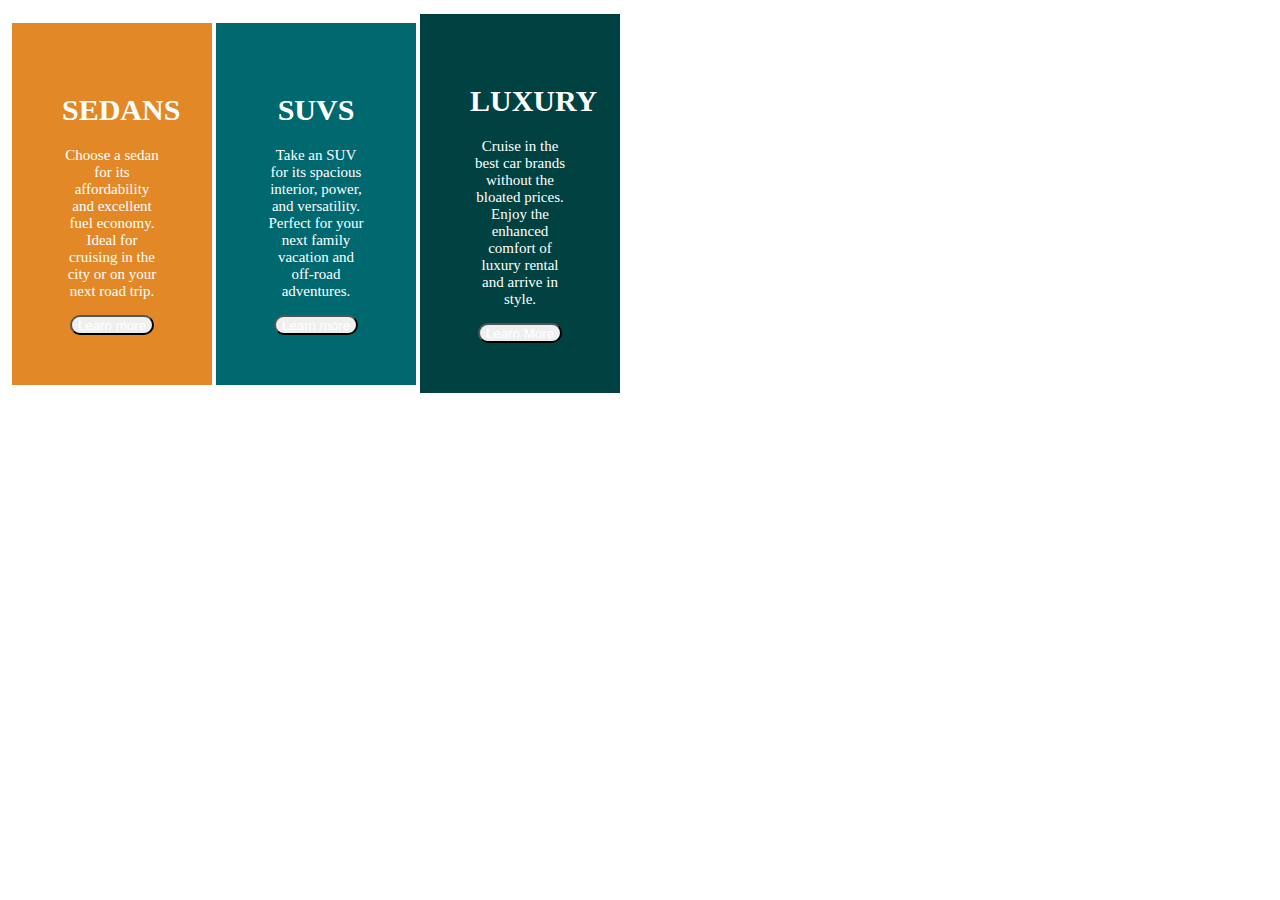
<file: Zuri Tasks/Task 8/Task 8.html>
<!DOCTYPE html>
<html lang="en">
<head>
    <meta charset="UTF-8">
    <meta http-equiv="X-UA-Compatible" content="IE=edge">
    <meta name="viewport" content="width=device-width, initial-scale=1.0">
    <link rel="stylesheet" href="Task 8.css">
    <title>Document</title>
</head>
<body>
    <table class="table table1">
        <tr>
            <td class="td td1">
                <h1>SEDANS</h1>
                <p>Choose a sedan for its affordability and excellent fuel economy. Ideal for cruising in the city or on your next road trip.</p>
                <button class="button button1">Learn more </button>
            </td>

            <td class="td td2">
                <h1>SUVS</h1>
                <p>Take an SUV for its spacious interior, power, and versatility. Perfect for your next family vacation and off-road adventures.</p>
                <button class="button button1">Learn more</button>
            </td>

            <td class="td td3">
                <h1>LUXURY</h1>
                <p>Cruise in the best car brands without the bloated prices. Enjoy the enhanced comfort of luxury rental and arrive in style.</p>
                <button class="button button1">Learn More </button>
            </td>
        </tr>
    </table>
</body>
</html>
</file>
<file: Zuri Tasks/Task 6/stylesheet.css>
h1 {
    color: goldenrod;
    text-align: center;
    border-radius: 15px;
    margin: 5px;
    position: relative;
}

h3 {
    text-align: center;
    margin: 5px;
    position: relative;

}

h4 {
    margin-top: 100px;
    height: 10px;
}

.table,tr,th,td {
            border: 1px solid aquamarine;
            border-collapse: 5px;
            border-radius: 5px;
            padding: 5px;
}

tr:nth-child(even) { 
    background-color: purple;
}
tr:nth-child(odd) { 
    background-color: rgba(211, 96, 186, 0.767);
}
tr:hover { 
    background-color: coral
}
</file>
<file: Zuri Tasks/Task 8/Task 8.css>
.table1 {
    width: 1440px;
    table-layout: collapse;
}
.td1 {
    background-color: hsl(31, 77%, 52%);
    border: none;
    color: white;
    padding: 50px;
    width: 100px;
    text-align: center;
    text-decoration: none;
    display: inline-block;
    font-size: 15px;
    margin: 4px 2px;
}

.td2 {
    background-color: hsl(184, 100%, 22%);
    border: none;
    color: white;
    padding: 50px;
    width: 100px;
    text-align: center;
    text-decoration: none;
    display: inline-block;
    font-size: 15px;
    margin: 4px 2px;
}

.td3 {
    background-color: hsl(179, 100%, 13%);
    border: none;
    color: white;
    padding: 50px;
    width: 100px;
    text-align: center;
    text-decoration: none;
    display: inline-block;
    font-size: 15px;
    margin: 4px 2px;
}

.button1 {
        border-radius: 12px;
        height: 20px;
        color: white;
}
</file>
<file: Zuri Tasks/My Landing Page/assets/fonts/fontawesome5-overrides.min.css>
.fab.fa-bitcoin:before{content:"\f379"}.far.fa-calendar:before,.fas.fa-calendar:before{content:"\f133"}.far.fa-clipboard:before,.fas.fa-clipboard:before{content:"\f328"}.fab.fa-facebook-f:before{content:"\f39e"}.fab.fa-google-plus:before{content:"\f2b3"}.fas.fa-hotel:before{content:"\f594"}.fab.fa-linkedin:before{content:"\f08c"}.fas.fa-reply:before{content:"\f3e5"}.fas.fa-thermometer:before{content:"\f491"}.fab.fa-vimeo:before{content:"\f40a"}.far.fa-window-close:before,.fas.fa-window-close:before{content:"\f410"}.fab.fa-youtube-square:before{content:"\f431"}
</file>
